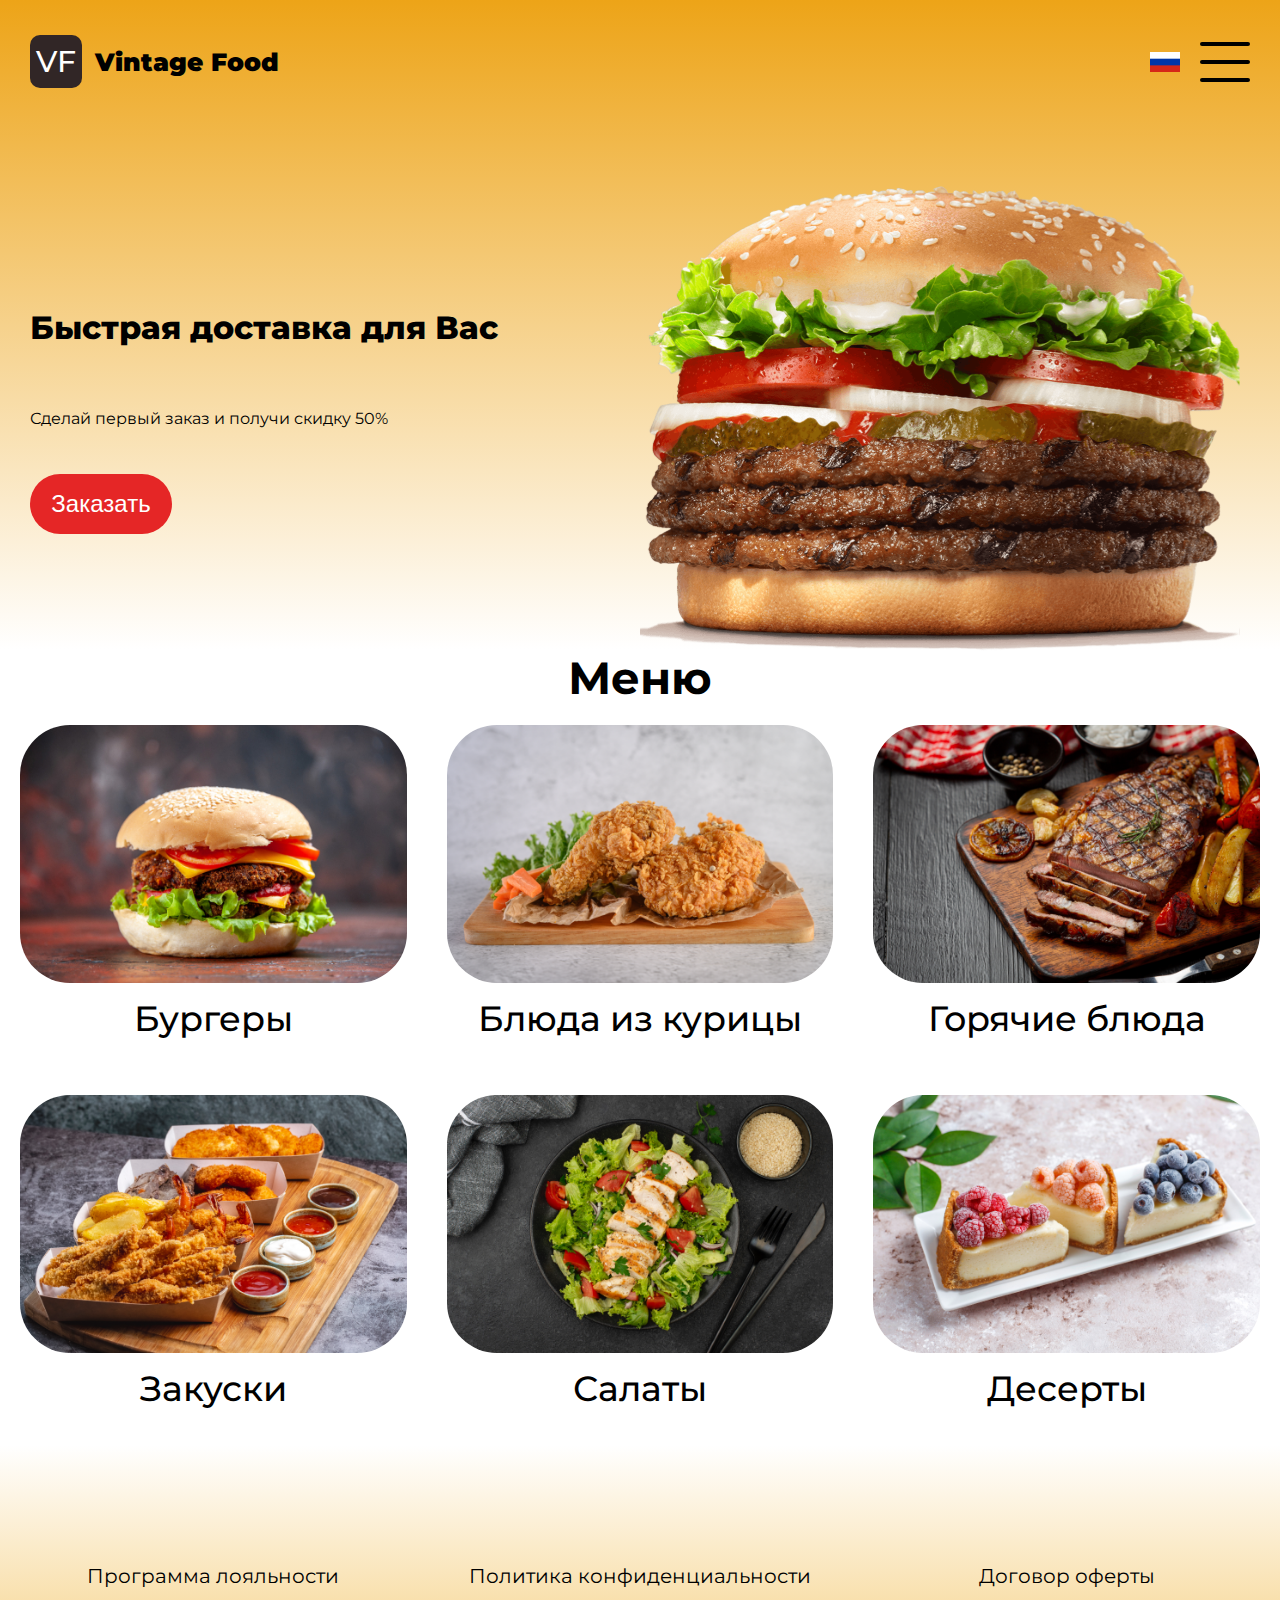
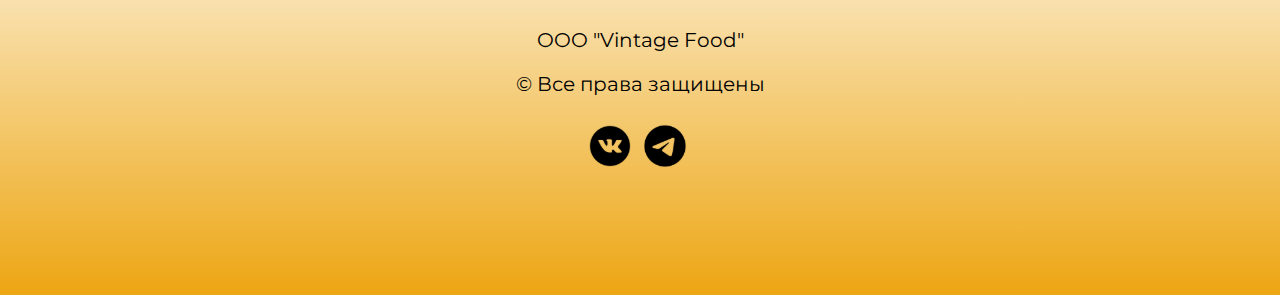
<file: index.html>
<!DOCTYPE html>
<html lang="en">
<head>
    <meta charset="UTF-8">
    <meta name="viewport" content="width=device-width, initial-scale=1.0">
    <link rel="preconnect" href="https://fonts.googleapis.com">
    <link rel="preconnect" href="https://fonts.gstatic.com" crossorigin>
    <link href="https://fonts.googleapis.com/css2?family=Montserrat:wght@100..900&display=swap" rel="stylesheet">
    <link rel="stylesheet" href="styles/header.css">
    <link rel="stylesheet" href="styles/general.css">
    <link rel="stylesheet" href="styles/main.css">
    <link rel="stylesheet" href="styles/footer.css">
    <title>Бургерная</title>
</head>
<body>
    <header class="header">
        <div class="top-side-con">
            <p class="vf">VF</p>
            <p class="vintage-food">Vintage Food</p>
            <img class="language" src="images/header_img/ru.png" alt="">
            <div class="burger">
                <input type="checkbox" id="burger-toggle">
                <label for="burger-toggle" class="burger-menu">
                    <span></span>
                </label>
                <ul>
                    <li>Главная</li>
                    <li>Акции</li>
                    <li>О нас</li>
                    <li>Корзина</li>
                    <a href="english.html"><li>Язык</li></a>
                </ul>
            </div>
            <p class="main-button">Главная</p>
            <p class="stock">Акции</p>
            <p class="about">О нас</p>
            <a href="english.html"><p class="language-button">Язык</p></a>
            <img class="bascket" src="images/header_img/Кнопка _Корзина_.svg" alt="">
        </div>
        <div class="bottom-side-con">
            <div class="left-side">
                <p class="order-text">Быстрая доставка для Вас</p>
                <p class="discount-text">Сделай первый заказ и получи скидку 50%</p>
                <button class="order-button">Заказать</button>
            </div>
            <img class="burger-pic" src="images/header_img/Фото _Бургер_.svg" alt="">
        </div>
    </header>

    <main class="main">
        <div class="menu-text">
            <p>Меню</p>
        </div>
        <div class="vertical-row-con">
            <div class="card">
                <img src="images/main_img/Картинка _Бургеры_.jpg" alt="">
                <p>Бургеры</p>
            </div>
            <div class="card">
                <img src="images/main_img/Картинка _Блюда из курицы_.png" alt="">
                <p>Блюда из курицы</p>
            </div>
            <div class="card">
                <img src="images/main_img/Картинка _Горячие блюда_.png" alt="">
                <p>Горячие блюда</p>
            </div>
            <div class="card">
                <img src="images/main_img/Картинка _Закуски_.png" alt="">
                <p>Закуски</p>
            </div>
            <div class="card">
                <img src="images/main_img/Картинка _Салаты_.png" alt="">
                <p>Салаты</p>
            </div>
            <div class="card">
                <img src="images/main_img/Картинка _Десерты_.png" alt="">
                <p>Десерты</p>
            </div>
        </div>
    </main>

    <footer class="footer">
        <div class="footer-top-con">
            <p class="loyal-programm">Программа лояльности</p>
            <p class="privacy-policy">Политика конфиденциальности</p>
            <p class="offer-agreement">Договор оферты</p>
        </div>
        <div class="footer-middle-con">
            <p>OOO "Vintage Food"</p>
        </div>
        <div class="footer-bottom-con">
            <p>© Все права защищены</p>
        </div>
        <div class="social-media">
            <img class="vk-but" src="images/footer_img/VK Circled.svg" alt="">
            <img class="telegram-but" src="images/footer_img/Telegram.svg" alt="">
        </div>
    </footer>
</body>
</html>
</file>
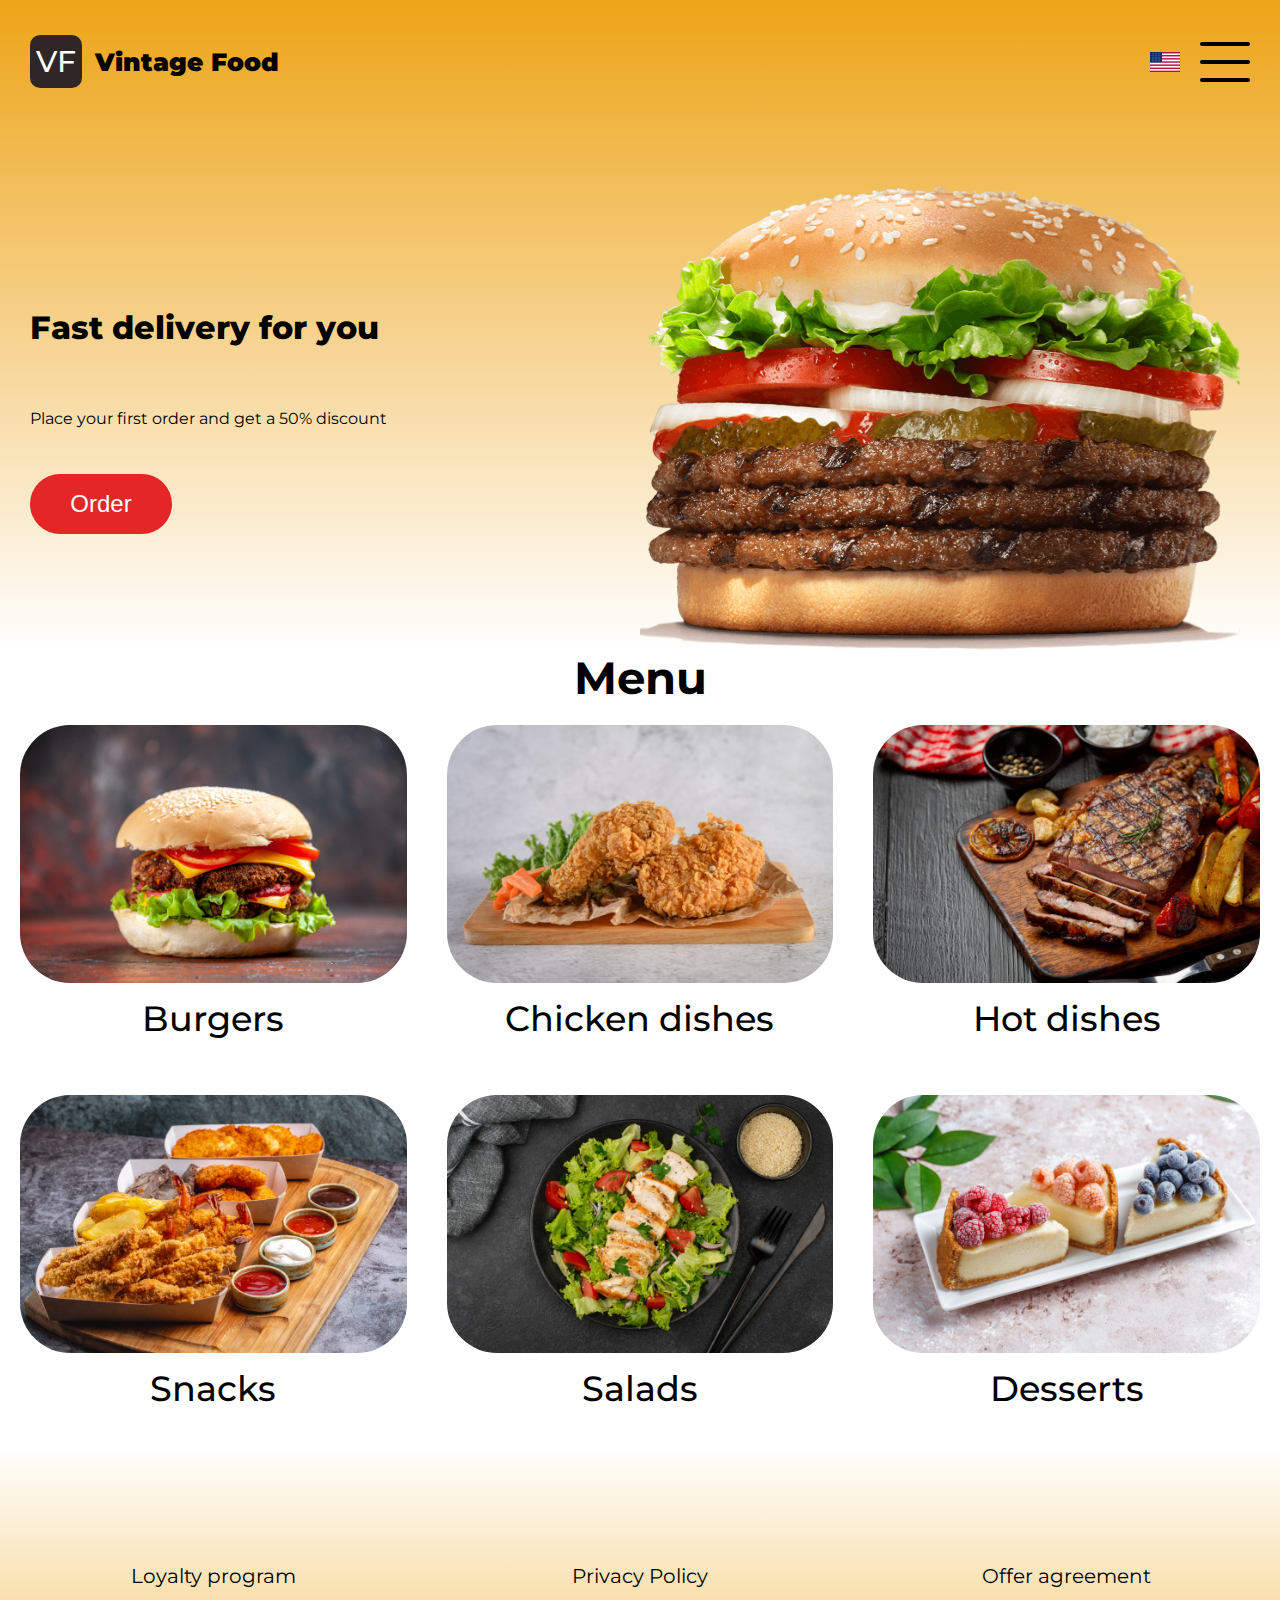
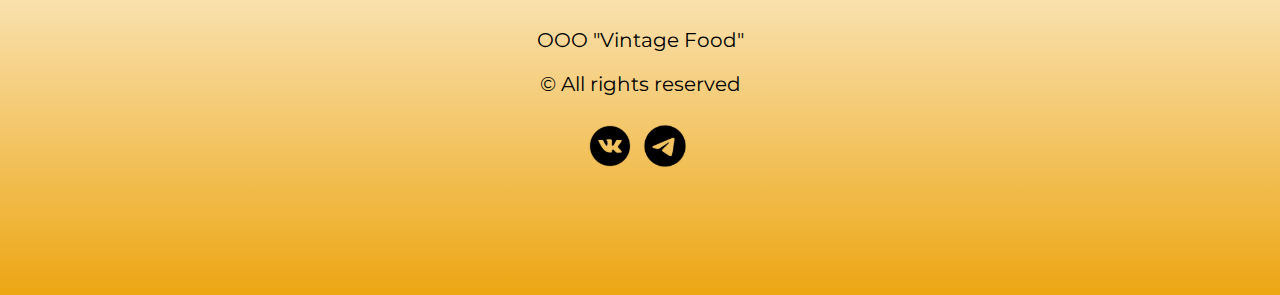
<file: english.html>
<!DOCTYPE html>
<html lang="en">
<head>
    <meta charset="UTF-8">
    <meta name="viewport" content="width=device-width, initial-scale=1.0">
    <link rel="preconnect" href="https://fonts.googleapis.com">
    <link rel="preconnect" href="https://fonts.gstatic.com" crossorigin>
    <link href="https://fonts.googleapis.com/css2?family=Montserrat:wght@100..900&display=swap" rel="stylesheet">
    <link rel="stylesheet" href="styles/header.css">
    <link rel="stylesheet" href="styles/general.css">
    <link rel="stylesheet" href="styles/main.css">
    <link rel="stylesheet" href="styles/footer.css">
    <title>Burger</title>
</head>
<body>

    <header class="header">
        <div class="top-side-con">
            <p class="vf">VF</p>
            <p class="vintage-food">Vintage Food</p>
            <img class="language" src="images/header_img/english.png" alt="">
            <div class="burger">
                <input type="checkbox" id="burger-toggle">
                <label for="burger-toggle" class="burger-menu">
                    <span></span>
                </label>
                <ul>
                    <li>Главная</li>
                    <li>Акции</li>
                    <li>О нас</li>
                    <li>Корзина</li>
                    <a href="turkmen.html"><li>Язык</li></a>
                </ul>
            </div>
            <p class="main-button">Home</p>
            <p class="stock">Stock</p>
            <p class="about">About</p>
            <a href="turkmen.html"><p class="language-button">Language</p></a>
            <img class="bascket" src="images/header_img/Кнопка _Корзина_.svg" alt="">
        </div>
        <div class="bottom-side-con">
            <div class="left-side">
                <p class="order-text">Fast delivery for you</p>
                <p class="discount-text">Place your first order and get a 50% discount</p>
                <button class="order-button">Order</button>
            </div>
            <img class="burger-pic" src="images/header_img/Фото _Бургер_.svg" alt="">
        </div>
    </header>

    <main class="main">
        <div class="menu-text">
            <p>Menu</p>
        </div>
        <div class="vertical-row-con">
            <div class="card">
                <img src="images/main_img/Картинка _Бургеры_.jpg" alt="">
                <p>Burgers</p>
            </div>
            <div class="card">
                <img src="images/main_img/Картинка _Блюда из курицы_.png" alt="">
                <p>Chicken dishes</p>
            </div>
            <div class="card">
                <img src="images/main_img/Картинка _Горячие блюда_.png" alt="">
                <p>Hot dishes</p>
            </div>
            <div class="card">
                <img src="images/main_img/Картинка _Закуски_.png" alt="">
                <p>Snacks</p>
            </div>
            <div class="card">
                <img src="images/main_img/Картинка _Салаты_.png" alt="">
                <p>Salads</p>
            </div>
            <div class="card">
                <img src="images/main_img/Картинка _Десерты_.png" alt="">
                <p>Desserts</p>
            </div>
        </div>
    </main>

    <footer class="footer">
        <div class="footer-top-con">
            <p class="loyal-programm">Loyalty program</p>
            <p class="privacy-policy">Privacy Policy</p>
            <p class="offer-agreement">Offer agreement</p>
        </div>
        <div class="footer-middle-con">
            <p>OOO "Vintage Food"</p>
        </div>
        <div class="footer-bottom-con">
            <p>© All rights reserved</p>
        </div>
        <div class="social-media">
            <img class="vk-but" src="images/footer_img/VK Circled.svg" alt="">
            <img class="telegram-but" src="images/footer_img/Telegram.svg" alt="">
        </div>
    </footer>
</body>
</html>
</file>
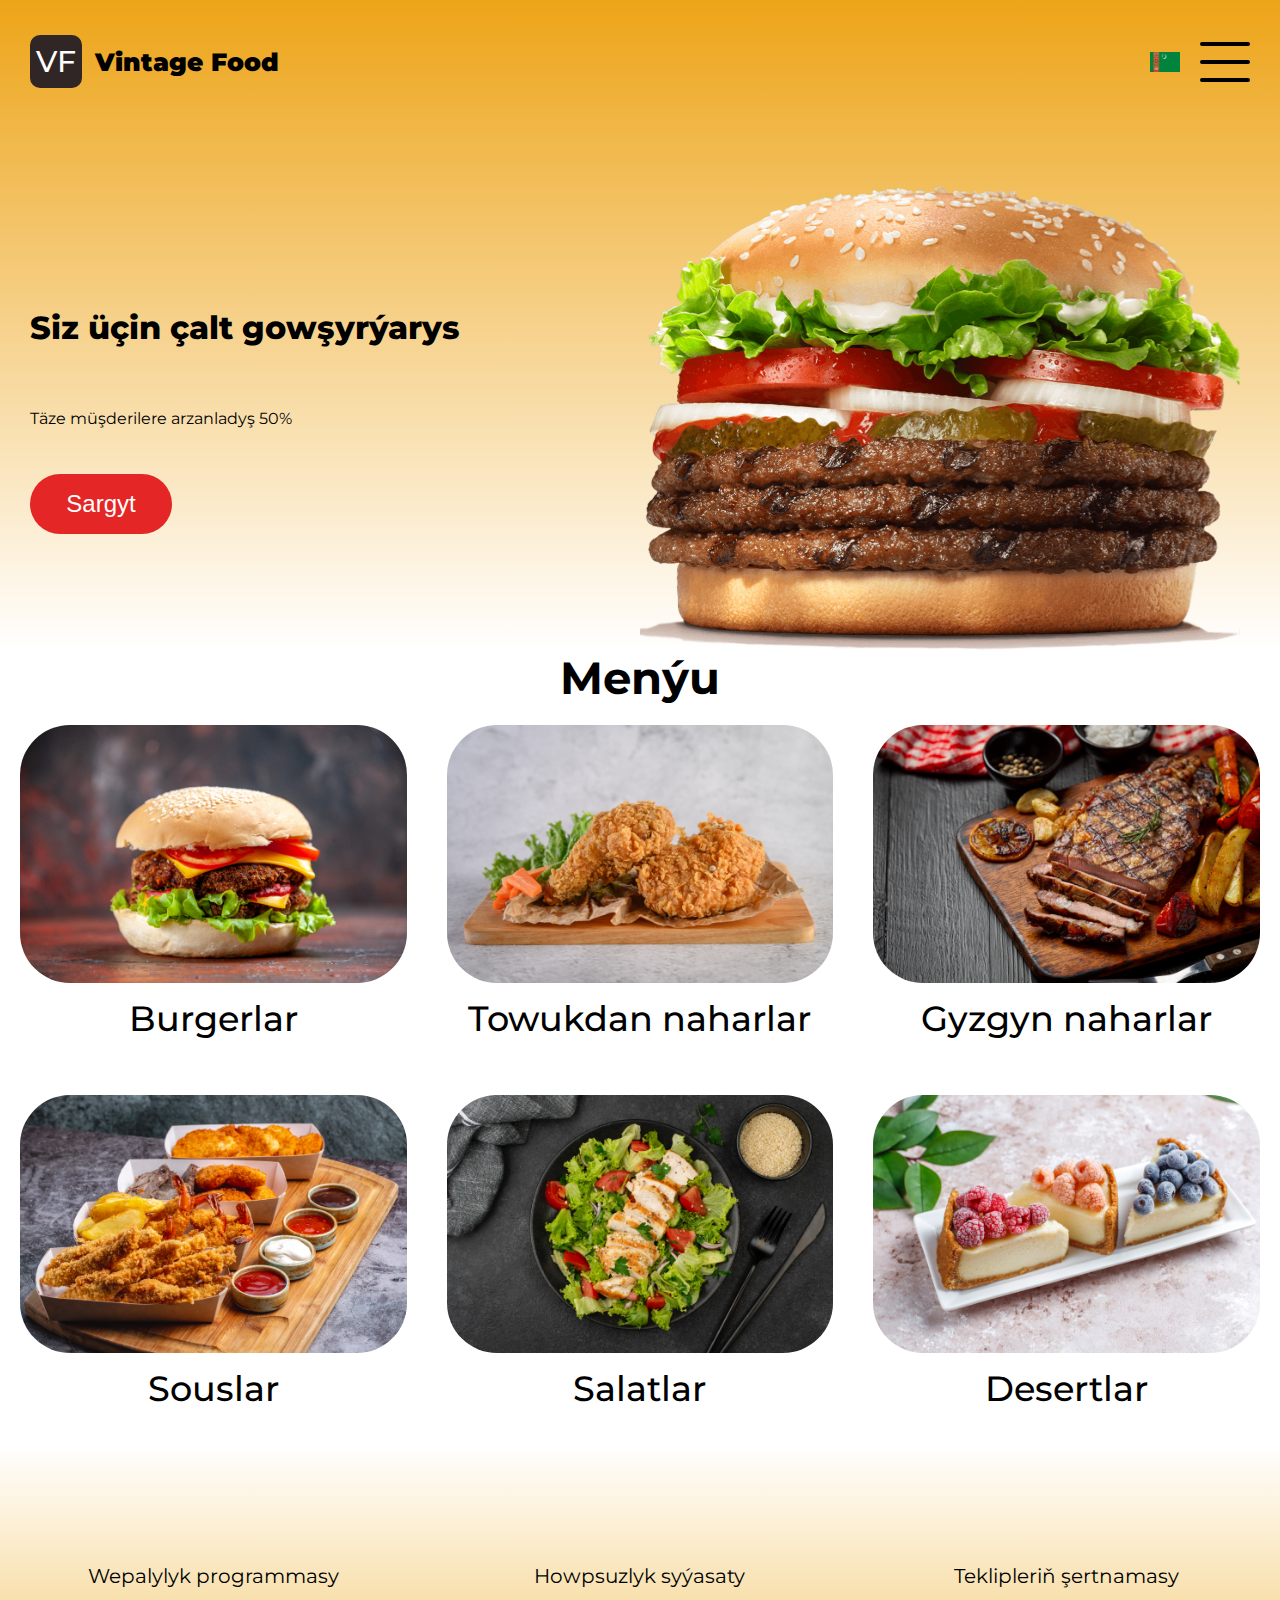
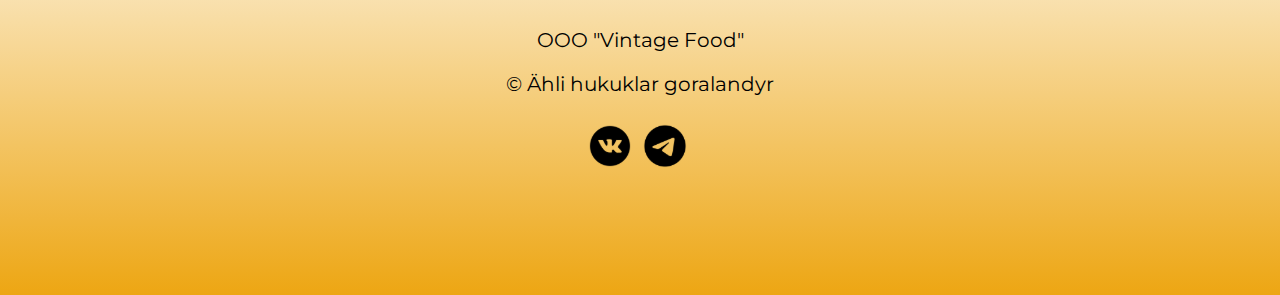
<file: turkmen.html>
<!DOCTYPE html>
<html lang="en">
<head>
    <meta charset="UTF-8">
    <meta name="viewport" content="width=device-width, initial-scale=1.0">
    <link rel="preconnect" href="https://fonts.googleapis.com">
    <link rel="preconnect" href="https://fonts.gstatic.com" crossorigin>
    <link href="https://fonts.googleapis.com/css2?family=Montserrat:wght@100..900&display=swap" rel="stylesheet">
    <link rel="stylesheet" href="styles/header.css">
    <link rel="stylesheet" href="styles/general.css">
    <link rel="stylesheet" href="styles/main.css">
    <link rel="stylesheet" href="styles/footer.css">
    <title>Burger</title>
</head>
<body>

    <header class="header">
        <div class="top-side-con">
            <p class="vf">VF</p>
            <p class="vintage-food">Vintage Food</p>
            <img class="language" src="images/header_img/tm.png" alt="">
            <div class="burger">
                <input type="checkbox" id="burger-toggle">
                <label for="burger-toggle" class="burger-menu">
                    <span></span>
                </label>
                <ul>
                    <li>Baş sahypa</li>
                    <li>Aksiýalar</li>
                    <li>Biz barada</li>
                    <li>Sebet</li>
                    <a href="index.html"><li>Dil</li></a>
                </ul>
            </div>
            <p class="main-button">Baş sahypa</p>
            <p class="stock">Aksiýalar</p>
            <p class="about">Biz barada</p>
            <a href="index.html"><p class="language-button">Dil</p></a>
            <img class="bascket" src="images/header_img/Кнопка _Корзина_.svg" alt="">
        </div>
        <div class="bottom-side-con">
            <div class="left-side">
                <p class="order-text">Siz üçin çalt gowşyrýarys</p>
                <p class="discount-text">Täze müşderilere arzanladyş 50%</p>
                <button class="order-button">Sargyt</button>
            </div>
            <img class="burger-pic" src="images/header_img/Фото _Бургер_.svg" alt="">
        </div>
    </header>

    <main class="main">
        <div class="menu-text">
            <p>Menýu</p>
        </div>
        <div class="vertical-row-con">
            <div class="card">
                <img src="images/main_img/Картинка _Бургеры_.jpg" alt="">
                <p>Burgerlar</p>
            </div>
            <div class="card">
                <img src="images/main_img/Картинка _Блюда из курицы_.png" alt="">
                <p>Towukdan naharlar</p>
            </div>
            <div class="card">
                <img src="images/main_img/Картинка _Горячие блюда_.png" alt="">
                <p>Gyzgyn naharlar</p>
            </div>
            <div class="card">
                <img src="images/main_img/Картинка _Закуски_.png" alt="">
                <p>Souslar</p>
            </div>
            <div class="card">
                <img src="images/main_img/Картинка _Салаты_.png" alt="">
                <p>Salatlar</p>
            </div>
            <div class="card">
                <img src="images/main_img/Картинка _Десерты_.png" alt="">
                <p>Desertlar</p>
            </div>
        </div>
    </main>

    <footer class="footer">
        <div class="footer-top-con">
            <p class="loyal-programm">Wepalylyk programmasy</p>
            <p class="privacy-policy">Howpsuzlyk syýasaty</p>
            <p class="offer-agreement">Teklipleriň şertnamasy</p>
        </div>
        <div class="footer-middle-con">
            <p>OOO "Vintage Food"</p>
        </div>
        <div class="footer-bottom-con">
            <p>© Ähli hukuklar goralandyr</p>
        </div>
        <div class="social-media">
            <img class="vk-but" src="images/footer_img/VK Circled.svg" alt="">
            <img class="telegram-but" src="images/footer_img/Telegram.svg" alt="">
        </div>
    </footer>
</body>
</html>
</file>
<file: styles/header.css>
.header{
    display: flex;
    flex-direction: column;
    height: 650px;
    background-image: linear-gradient(180deg, rgba(237, 164, 24, 1), rgba(237, 164, 24, 0));
}

.top-side-con{
    display: flex;
}

.burger{
    margin: 42px 30px 0 20px;
    display: none;
    position: relative;
}

.vf{
    font-size: 30px;
    font-weight: 500;
    background-color: rgba(49, 38, 38, 1);
    color: white;
    padding: 8px 6px;
    border-radius: 10px;
    margin-top: 35px;
    margin-left: 160px;
    transition: 0.5s;
    cursor: pointer;

}

.vintage-food{
    flex: 1;
    font-size: 25px;
    font-weight: 900;
    margin-top: 47px;
    margin-left: 13px;
    text-wrap: nowrap;
    margin-bottom: 0;
    cursor: pointer;
    transition: 0.5s;
}

.language{
    height: 20px;
    width: 30px;
    margin: 52px 0px 0 30px;
}

.main-button{
    flex: 1;
    font-size: 25px;
    font-weight: 700;
    margin: 47px 0 0 150px;
    cursor: pointer;
    text-wrap: nowrap;
}

.stock,
.about,
.language-button{
    flex: 1;
    font-size: 25px;
    font-weight: 500;
    margin-top: 117px;
    text-wrap: nowrap;
    margin-bottom: 0;
    margin: 47px 0 0 140px;
    cursor: pointer;
    color: black;
}

.bascket{
    width: 70px;
    height: 70px;
    border-radius: 50%;
    background-color: rgba(49, 38, 38, 1);
    cursor: pointer;  
    margin: 31px 100px 0 140px;
    cursor: pointer;
}


.burger-menu{
    flex: 1;
    width: 50px;
    height: 40px;
    display: flex;
    position: relative;
    align-items: center;
}

.burger-menu::before,
.burger-menu::after,
.burger-menu span{
    height: 4px;
    border-radius: 40px;
    width: 100%;
    background-color: rgb(0, 0, 0);
    position: absolute;
    transition: 0.3s;
}

.burger-menu::before{
    content: '';
    top: 0;
}

.burger-menu::after{
    content: '';
    bottom: 0;
}

#burger-toggle{
    display: none;
}

#burger-toggle:checked ~ label::after{
    transform: rotate(45deg);
    bottom: 24px;
}

#burger-toggle:checked ~ label::before{
    transform: rotate(-45deg);
    top: 12px;
}

#burger-toggle:checked ~ label span{
    transform: rotate(-45deg);
    top: 12px;
}

#burger-toggle:checked ~ ul{
    display: flex;
    background-color: rgba(229, 38, 38, 0.829);
}


ul{
    position: absolute;
    list-style: none;
    background-color: rgb(229, 38, 38);
    display: flex;
    flex-direction: column;
    align-items: center;
    color: white;
    right: 0px;
    top: 70px;
    transition: 1s;
    text-align: center;
    border-radius: 6px;
    display: none;
}

li{
    font-size: 24px;
    text-wrap: nowrap;
    font-weight: 500;
    margin: 10px 37px 10px 0;
    text-align: center;
    padding: 10px;
    border-radius: 6px;
    transition: 0.15s;
    cursor: pointer;
}

li:hover{
    background-color: black;
}

li:active{
    background-color: rgb(0, 0, 0);
}

.bottom-side-con{
    display: grid;
    grid-template-columns: 1fr 1fr;
}

.left-side{
    display: flex;
    flex-direction: column;
    margin-left: 160px;
    transition: 0.5s;
}

.order-text{
    font-size: 32px;
    font-weight: 800;
    margin-top: 190px;
    text-wrap: nowrap;
    transition: 0.5s;
}

.discount-text{
    font-size: 16px;
    margin-top: 30px;
    text-wrap: nowrap;
}

.order-button{
    font-size: 24px;
    color: white;
    background-color: rgba(229, 38, 38, 1);
    height: 60px;
    width: 142px;
    border: none;
    border-radius: 50px;
    margin-top: 30px;
    transition: 0.15s;
    cursor: pointer;
}

.order-button:hover{
    box-shadow: 0 0 30px rgba(0, 0, 0, 0.281);
}

.order-button:active{
    background-color: black;
}

.burger-pic{
    width: 100%;
    max-width: 600px;
    transition: 0.5s;
}



@media screen and (max-width: 900px){
    .burger-pic{
        margin-top:0px;
    }
    .order-text{
        margin-top: 70px;
    }
}

@media screen and (max-width: 500px){
    .burger-pic{
        margin-top: 70px;
    }
    .order-text{
        margin-top: 70px;
    }
    
    .vintage-food{
        font-size: 15px;
    }
    
    .vf{
        font-size: 20px;
    }
}

@media screen and (max-width: 1100px){
    .order-text{
        text-wrap: wrap;
    }

    .discount-text{
        text-wrap: wrap;
    }

}


@media screen and (max-width: 1300px){
    .left-side,
    .vf{
        margin-left: 30px;
    }
}

@media screen and (max-width: 1650px){
    .left-side,
    .vf{
        margin-left: 30px;
    }

    .burger{
        display: flex;
    }

    .main-button,
    .stock,
    .about,
    .bascket,
    .language-button{
        display: none;
    }
}
</file>
<file: styles/general.css>
body{
    font-family: Montserrat, Arial;
    box-sizing: border-box;
    margin: 0;
}

a{
    text-decoration: none;
    color: white;
}
</file>
<file: styles/main.css>
.main{
    display: flex;
    flex-direction: column;
    background: white;
    align-items: center;
}

.vertical-row-con{
    display: grid;
    grid-template-columns: 1fr 1fr 1fr;

}

.menu-text{
    font-size: 45px;
    font-weight: 700;
    text-align: center;
}

.menu-text p{
    margin: 0;
}

.card{
    display: flex;
    flex-direction: column;
    align-items: center;
    flex: 1;
    max-width: 500px;
    margin: 20px 20px 0 20px; 
    transition: 0.5s;   
}

.card img{
    width: 100%;
    height: 100%;
    border-radius: 50px;
    object-fit: cover;
    object-position: center;
    cursor: pointer;
}


.card p{
    font-size: 35px;
    font-weight: 500;
    margin-top: 14px ;
    text-wrap: nowrap;
    cursor: pointer;
}

@media screen and (max-width: 1200px) {
    .vertical-row-con{
        display: grid;
        grid-template-columns: 1fr 1fr;
    }
}

@media screen and (max-width: 870px) {
    .vertical-row-con{
        display: grid;
        grid-template-columns: 1fr;
    }
}
</file>
<file: styles/footer.css>
.footer{
    display: flex;
    flex-direction: column;
    height: 450px;
    justify-content: center;
    background-image: linear-gradient(180deg, rgba(217, 217, 217, 0), rgba(237, 166, 19, 1));
}

.footer-top-con{
    display: grid;
    grid-template-columns: 1fr 1fr 1fr;
    text-align: center;
    cursor: pointer;
}


.footer p{
    font-size: 20px;
    font-weight: 500px;
    margin: 0;
    text-wrap: nowrap;
}

.footer-middle-con{
    margin-top: 40px;
    display: flex;
    justify-content: center;
}

.footer-bottom-con{
    margin-top: 20px;
    display: flex;
    justify-content: center;
}

.social-media{
    margin-top: 20px;
    display: flex;
    justify-content: center;
    align-items: center;
    cursor: pointer;
}

@media screen and (max-width: 1200px) {
    .footer-top-con{
        display: grid;
        grid-template-columns: 1fr;
        text-align: center;
        line-height: 40px;
    }
}
</file>
